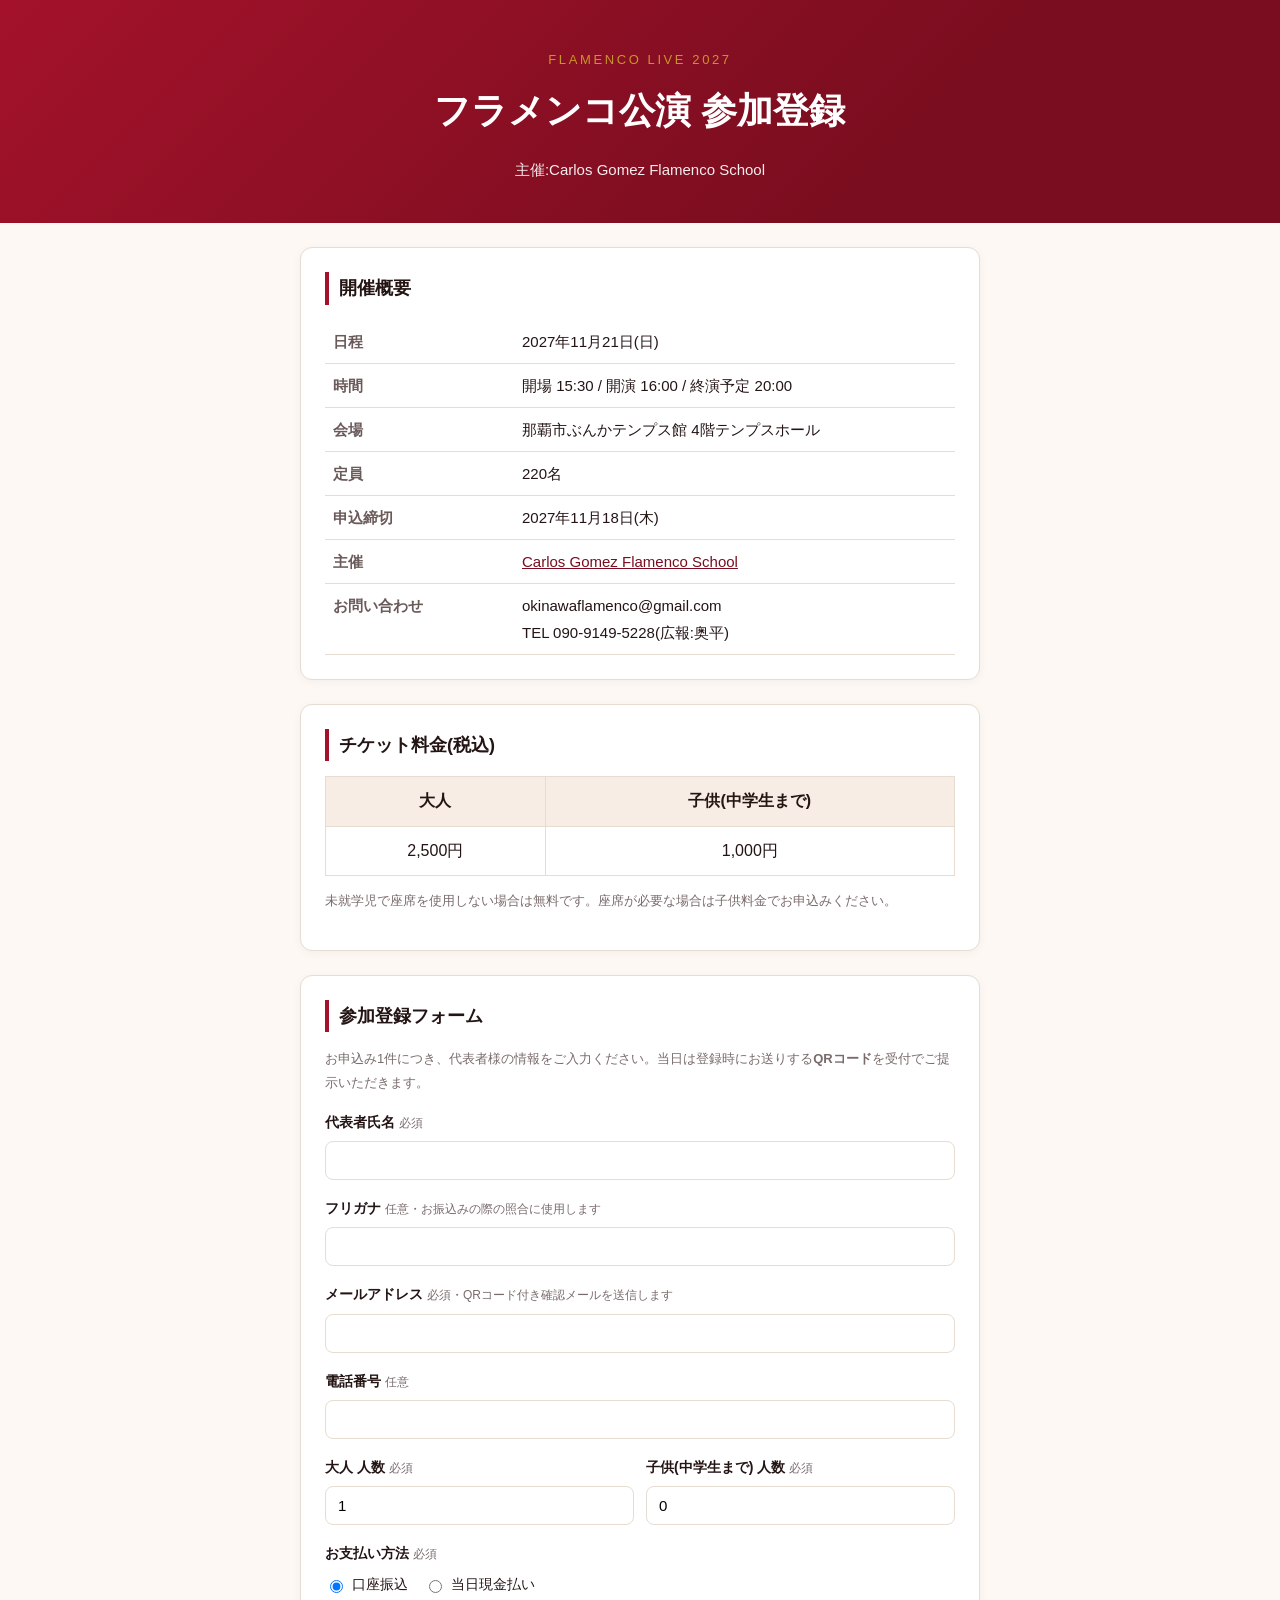
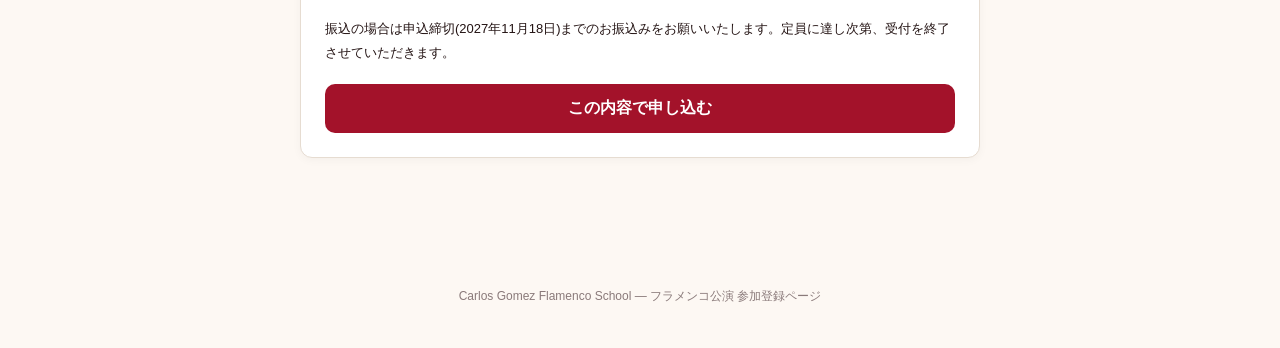
<file: index.html>
<!DOCTYPE html>
<html lang="ja">
<head>
<meta charset="UTF-8" />
<meta name="viewport" content="width=device-width, initial-scale=1" />
<title>フラメンコ公演 参加登録 | Carlos Gomez Flamenco School</title>
<meta name="description" content="沖縄県那覇市ぶんかテンプス館 4階テンプスホールにて開催するフラメンコ公演のチケット参加登録ページです。" />
<link rel="stylesheet" href="assets/style.css" />
</head>
<body>

<div class="hero">
  <div class="eyebrow">FLAMENCO LIVE 2027</div>
  <h1>フラメンコ公演 参加登録</h1>
  <div class="lead">主催:Carlos Gomez Flamenco School</div>
</div>

<div class="container">

  <div class="card">
    <h2>開催概要</h2>
    <table class="info-table">
      <tr><th>日程</th><td>2027年11月21日(日)</td></tr>
      <tr><th>時間</th><td>開場 15:30 / 開演 16:00 / 終演予定 20:00</td></tr>
      <tr><th>会場</th><td>那覇市ぶんかテンプス館 4階テンプスホール</td></tr>
      <tr><th>定員</th><td>220名<br><span id="seatsNote" class="seats-note" style="display:none"></span></td></tr>
      <tr><th>申込締切</th><td>2027年11月18日(木)</td></tr>
      <tr><th>主催</th><td><a href="https://carlosgomezflamencoshcool.jimdoweb.com/" target="_blank" rel="noopener">Carlos Gomez Flamenco School</a></td></tr>
      <tr><th>お問い合わせ</th><td>okinawaflamenco@gmail.com<br>TEL 090-9149-5228(広報:奥平)</td></tr>
    </table>
  </div>

  <div class="card">
    <h2>チケット料金(税込)</h2>
    <table class="price-table">
      <tr><th>大人</th><th>子供(中学生まで)</th></tr>
      <tr><td>2,500円</td><td>1,000円</td></tr>
    </table>
    <p style="font-size:13px;color:#7a6b6b">未就学児で座席を使用しない場合は無料です。座席が必要な場合は子供料金でお申込みください。</p>
  </div>

  <div class="card">
    <h2>参加登録フォーム</h2>
    <p style="font-size:13px;color:#7a6b6b">
      お申込み1件につき、代表者様の情報をご入力ください。当日は登録時にお送りする<b>QRコード</b>を受付でご提示いただきます。
    </p>

    <form id="regForm">
      <label>代表者氏名<span class="hint">必須</span></label>
      <input type="text" name="name" required />

      <label>フリガナ<span class="hint">任意・お振込みの際の照合に使用します</span></label>
      <input type="text" name="kana" />

      <label>メールアドレス<span class="hint">必須・QRコード付き確認メールを送信します</span></label>
      <input type="email" name="email" required />

      <label>電話番号<span class="hint">任意</span></label>
      <input type="tel" name="tel" />

      <div class="row-2">
        <div>
          <label>大人 人数<span class="hint">必須</span></label>
          <input type="number" name="adults" min="0" max="220" value="1" required />
        </div>
        <div>
          <label>子供(中学生まで) 人数<span class="hint">必須</span></label>
          <input type="number" name="children" min="0" max="220" value="0" required />
        </div>
      </div>

      <label>お支払い方法<span class="hint">必須</span></label>
      <div class="radio-group">
        <label><input type="radio" name="paymentMethod" value="transfer" checked /> 口座振込</label>
        <label><input type="radio" name="paymentMethod" value="cash" /> 当日現金払い</label>
      </div>

      <p class="checkbox-line" style="margin:20px 0 0;font-weight:400">
        振込の場合は申込締切(2027年11月18日)までのお振込みをお願いいたします。定員に達し次第、受付を終了させていただきます。
      </p>

      <button type="submit" id="submitBtn">この内容で申し込む</button>
    </form>

    <div id="resultArea"></div>
  </div>

</div>

<footer>
  Carlos Gomez Flamenco School — フラメンコ公演 参加登録ページ
</footer>

<script src="assets/config.js"></script>
<script>
  function escapeHtml(s) {
    return String(s == null ? '' : s).replace(/[&<>"']/g, function (c) {
      return { '&': '&amp;', '<': '&lt;', '>': '&gt;', '"': '&quot;', "'": '&#39;' }[c];
    });
  }

  var form = document.getElementById('regForm');
  var submitBtn = document.getElementById('submitBtn');
  var resultArea = document.getElementById('resultArea');

  form.addEventListener('submit', function (ev) {
    ev.preventDefault();
    submitBtn.disabled = true;
    submitBtn.textContent = '送信中...';
    resultArea.innerHTML = '';

    var payload = {
      action: 'register',
      name: form.name.value,
      kana: form.kana.value,
      email: form.email.value,
      tel: form.tel.value,
      adults: form.adults.value,
      children: form.children.value,
      paymentMethod: form.paymentMethod.value
    };

    fetch(GAS_URL, {
      method: 'POST',
      headers: { 'Content-Type': 'text/plain;charset=utf-8' },
      body: JSON.stringify(payload)
    })
      .then(function (r) { return r.json(); })
      .then(function (res) {
        if (res.ok) {
          form.style.display = 'none';
          resultArea.innerHTML =
            '<div class="card"><h2>お申込みありがとうございました</h2>' +
            '<p>登録番号:<b>' + escapeHtml(res.regNumber) + '</b></p>' +
            '<p>ご入力いただいたメールアドレス宛にQRコード付きの確認メールをお送りしました。届かない場合は迷惑メールフォルダもご確認ください。</p></div>';
        } else {
          resultArea.innerHTML = '<div class="card"><p class="msg-error">' + escapeHtml(res.error || '送信に失敗しました。もう一度お試しください。') + '</p></div>';
          submitBtn.disabled = false;
          submitBtn.textContent = 'この内容で申し込む';
        }
        resultArea.scrollIntoView({ behavior: 'smooth', block: 'center' });
      })
      .catch(function () {
        resultArea.innerHTML = '<div class="card"><p class="msg-error">通信エラーが発生しました。お手数ですが、時間をおいて再度お試しください。</p></div>';
        submitBtn.disabled = false;
        submitBtn.textContent = 'この内容で申し込む';
      });
  });

  // 残席数の表示(取得できない場合は非表示のまま)
  fetch(GAS_URL + '?action=stats')
    .then(function (r) { return r.json(); })
    .then(function (data) {
      if (data && data.ok) {
        var el = document.getElementById('seatsNote');
        el.textContent = '残り ' + data.remaining + ' 席(申込受付中)';
        el.style.display = 'inline-block';
      }
    })
    .catch(function () { /* 取得できなくてもフォーム送信には影響しません */ });
</script>

</body>
</html>
</file>
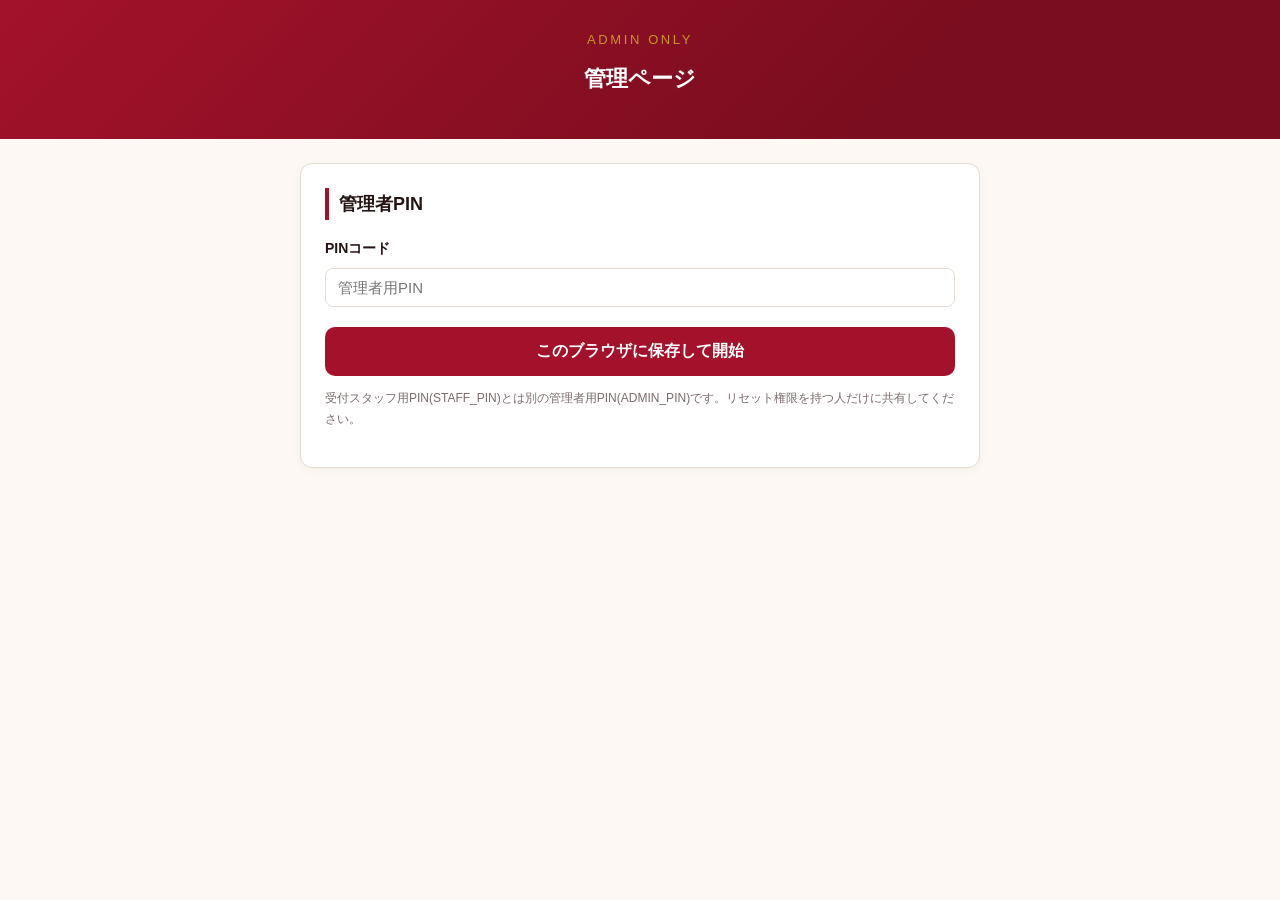
<file: admin.html>
<!DOCTYPE html>
<html lang="ja">
<head>
<meta charset="UTF-8" />
<meta name="viewport" content="width=device-width, initial-scale=1" />
<title>管理ページ | フラメンコ公演 参加登録システム</title>
<link rel="stylesheet" href="assets/style.css" />
</head>
<body>

<div class="hero" style="padding:28px 20px;">
  <div class="eyebrow">ADMIN ONLY</div>
  <h1 style="font-size:22px">管理ページ</h1>
</div>

<div class="container">

  <div class="card" id="pinCard">
    <h2>管理者PIN</h2>
    <label>PINコード</label>
    <input type="text" id="pinInput" inputmode="numeric" placeholder="管理者用PIN" />
    <button id="pinSaveBtn">このブラウザに保存して開始</button>
    <p style="font-size:12px;color:#7a6b6b">
      受付スタッフ用PIN(STAFF_PIN)とは別の管理者用PIN(ADMIN_PIN)です。リセット権限を持つ人だけに共有してください。
    </p>
    <button class="secondary" id="pinLogoutBtn" style="display:none">PINを削除してログアウト</button>
  </div>

  <div class="card" id="statsCard" style="display:none">
    <h2>現在の登録状況</h2>
    <div id="statsArea">読み込み中...</div>
    <button class="secondary" id="refreshBtn">最新の状態に更新</button>
    <p style="font-size:12px;color:#7a6b6b;margin-top:12px">
      総額・支払い済み/未払い金額・参加人数などのグラフ付き集計は、スプレッドシートの
      「集計」シートに作成されます。登録シートを直接参照する数式になっているため、
      登録シートの値を変更すると(このページを開かなくても)自動的に再計算されます。
    </p>
  </div>

  <div class="card" id="sendQrCard" style="display:none">
    <h2>QRコードの送信(紙チケット・代理登録用)</h2>
    <p style="font-size:13px;color:#7a6b6b">
      「登録」シートに直接記入した行(紙チケット販売分・電話などでの代理登録分)に対して、
      QRコード付きの確認メールをあとから送信できます。登録番号・氏名・メールアドレス・人数を
      先にスプレッドシートへ記入してから使用してください。
    </p>
    <label>登録番号</label>
    <input type="text" id="sendQrRegNumber" placeholder="例: P-0001(スプレッドシートに記入した登録番号)" />
    <button id="sendQrBtn">この登録番号にQRコードを送信</button>
  </div>

  <div class="card" id="resetCard" style="display:none">
    <h2>次イベント用にリセット</h2>
    <p style="font-size:13px;color:#7a6b6b">
      このシステムを別のイベントで再利用する場合に使います。実行すると、
    </p>
    <ul style="font-size:13px;color:#7a6b6b">
      <li>現在の登録データはすべて「archive_...」という名前の別シートに自動コピーされます(削除されません)</li>
      <li>「登録」シートはヘッダーのみの空の状態に戻ります</li>
      <li>次回の登録番号は <b>TF-0001</b> から再開されます</li>
    </ul>
    <p style="font-size:13px;color:#b00020;font-weight:600">
      この操作は取り消せません。次のイベントの準備が整うまでは実行しないでください。
    </p>

    <label>アーカイブ名に付けるラベル(任意・例:flamenco2027)</label>
    <input type="text" id="archiveLabel" placeholder="例: flamenco2027" />

    <button id="resetBtn" style="background:#b00020">登録データをリセットする</button>
  </div>

  <div id="resultArea"></div>

</div>

<script src="assets/config.js"></script>
<script>
(function () {
  var pinCard = document.getElementById('pinCard');
  var statsCard = document.getElementById('statsCard');
  var sendQrCard = document.getElementById('sendQrCard');
  var resetCard = document.getElementById('resetCard');
  var pinInput = document.getElementById('pinInput');

  function showAdminCards() {
    statsCard.style.display = 'block';
    sendQrCard.style.display = 'block';
    resetCard.style.display = 'block';
    document.getElementById('pinLogoutBtn').style.display = 'block';
  }

  function getPin() {
    try { return localStorage.getItem('flamenco_admin_pin') || ''; } catch (e) { return ''; }
  }
  function setPin(v) {
    try { localStorage.setItem('flamenco_admin_pin', v); } catch (e) { /* noop */ }
  }
  function clearPin() {
    try { localStorage.removeItem('flamenco_admin_pin'); } catch (e) { /* noop */ }
  }

  function callApi(payload) {
    payload.pin = getPin();
    return fetch(GAS_URL, {
      method: 'POST',
      headers: { 'Content-Type': 'text/plain;charset=utf-8' },
      body: JSON.stringify(payload)
    }).then(function (r) { return r.json(); });
  }

  function escapeHtml(s) {
    return String(s == null ? '' : s).replace(/[&<>"']/g, function (c) {
      return { '&': '&amp;', '<': '&lt;', '>': '&gt;', '"': '&quot;', "'": '&#39;' }[c];
    });
  }

  function loadStats() {
    document.getElementById('statsArea').textContent = '読み込み中...';
    callApi({ action: 'adminStats' }).then(function (res) {
      if (!res.ok) {
        document.getElementById('statsArea').innerHTML = '<p class="msg-error">' + escapeHtml(res.error) + '</p>';
        return;
      }
      document.getElementById('statsArea').innerHTML =
        '<table class="info-table">' +
        '<tr><th>登録件数</th><td>' + res.registrationCount + ' 件</td></tr>' +
        '<tr><th>登録済み人数</th><td>' + res.registeredSeats + ' 名 / 定員 ' + res.capacity + ' 名</td></tr>' +
        '<tr><th>残席</th><td>' + res.remaining + ' 席</td></tr>' +
        '</table>';
    });
  }

  document.getElementById('pinSaveBtn').addEventListener('click', function () {
    var v = pinInput.value.trim();
    if (!v) return;
    setPin(v);
    showAdminCards();
    loadStats();
  });

  document.getElementById('pinLogoutBtn').addEventListener('click', function () {
    clearPin();
    location.reload();
  });

  document.getElementById('refreshBtn').addEventListener('click', loadStats);

  document.getElementById('sendQrBtn').addEventListener('click', function () {
    var regNumber = document.getElementById('sendQrRegNumber').value.trim();
    if (!regNumber) { alert('登録番号を入力してください。'); return; }

    var btn = document.getElementById('sendQrBtn');
    btn.disabled = true;
    btn.textContent = '送信中...';

    callApi({ action: 'sendQr', regNumber: regNumber }).then(function (res) {
      btn.disabled = false;
      btn.textContent = 'この登録番号にQRコードを送信';
      var area = document.getElementById('resultArea');
      if (!res.ok) {
        area.innerHTML = '<div class="card"><p class="msg-error">' + escapeHtml(res.error) + '</p></div>';
        return;
      }
      area.innerHTML = '<div class="card"><p class="msg-ok">' +
        escapeHtml(regNumber) + ' 宛のQRコード付き確認メールを ' + escapeHtml(res.email) + ' に送信しました。</p></div>';
    });
  });

  document.getElementById('resetBtn').addEventListener('click', function () {
    callApi({ action: 'adminStats' }).then(function (stats) {
      if (!stats.ok) { alert(stats.error); return; }

      var step1 = confirm(
        '現在 ' + stats.registrationCount + ' 件の登録データがあります。\n' +
        'これをアーカイブしたうえで、登録データを空にして次回イベント用(TF-0001から)にリセットします。\n\n' +
        '本当によろしいですか?'
      );
      if (!step1) return;

      var typed = prompt('最終確認です。実行するには半角大文字で「RESET」と入力してください。');
      if (typed !== 'RESET') {
        alert('入力が一致しなかったため、リセットは中止しました。');
        return;
      }

      var label = document.getElementById('archiveLabel').value.trim();
      callApi({ action: 'reset', eventLabel: label }).then(function (res) {
        var area = document.getElementById('resultArea');
        if (!res.ok) {
          area.innerHTML = '<div class="card"><p class="msg-error">' + escapeHtml(res.error) + '</p></div>';
          return;
        }
        area.innerHTML = '<div class="card"><p class="msg-ok">リセットが完了しました。' +
          (res.archivedCount > 0
            ? '(' + res.archivedCount + ' 件を「' + escapeHtml(res.archiveName) + '」シートにアーカイブしました)'
            : '(アーカイブ対象のデータはありませんでした)') +
          '<br>次回の登録は TF-0001 から開始されます。</p></div>';
        loadStats();
      });
    });
  });

  if (getPin()) {
    pinInput.value = getPin();
    showAdminCards();
    loadStats();
  }
})();
</script>

</body>
</html>
</file>
<file: assets/style.css>
:root {
  --color-bg: #fdf8f3;
  --color-ink: #241414;
  --color-primary: #a3122a;
  --color-primary-dark: #7a0d1f;
  --color-gold: #c8952a;
  --color-line: #e6dcd1;
  --color-card: #ffffff;
  --color-error: #b00020;
  --color-ok: #2e7d32;
  font-family: "Hiragino Sans", "Yu Gothic", "Noto Sans JP", sans-serif;
}

* { box-sizing: border-box; }

body {
  margin: 0;
  background: var(--color-bg);
  color: var(--color-ink);
  line-height: 1.8;
}

a { color: var(--color-primary-dark); }

.hero {
  background: linear-gradient(135deg, var(--color-primary) 0%, var(--color-primary-dark) 70%);
  color: #fff;
  padding: 48px 20px 40px;
  text-align: center;
}

.hero .eyebrow {
  letter-spacing: 0.2em;
  font-size: 13px;
  color: var(--color-gold);
  margin-bottom: 8px;
}

.hero h1 {
  margin: 0 0 12px;
  font-size: clamp(24px, 5vw, 36px);
}

.hero .lead {
  font-size: 15px;
  opacity: 0.92;
}

.container {
  max-width: 720px;
  margin: 0 auto;
  padding: 24px 20px 80px;
}

.card {
  background: var(--color-card);
  border: 1px solid var(--color-line);
  border-radius: 12px;
  padding: 24px;
  margin-bottom: 24px;
  box-shadow: 0 2px 10px rgba(36, 20, 20, 0.04);
}

.card h2 {
  margin-top: 0;
  font-size: 18px;
  border-left: 4px solid var(--color-primary);
  padding-left: 10px;
}

.info-table {
  width: 100%;
  border-collapse: collapse;
  font-size: 15px;
}

.info-table th, .info-table td {
  text-align: left;
  padding: 8px 8px;
  border-bottom: 1px solid var(--color-line);
  vertical-align: top;
}

.info-table th {
  width: 30%;
  color: #6b5a5a;
  font-weight: 600;
  white-space: nowrap;
}

.price-table {
  width: 100%;
  border-collapse: collapse;
  margin: 12px 0;
}

.price-table th, .price-table td {
  border: 1px solid var(--color-line);
  padding: 10px;
  text-align: center;
}

.price-table th {
  background: #f7ede5;
}

.seats-note {
  display: inline-block;
  margin-top: 8px;
  font-size: 14px;
  padding: 6px 12px;
  border-radius: 999px;
  background: #f7ede5;
  color: var(--color-primary-dark);
}

label {
  display: block;
  font-weight: 600;
  margin: 16px 0 6px;
  font-size: 14px;
}

.hint {
  font-weight: 400;
  color: #7a6b6b;
  font-size: 12px;
  margin-left: 4px;
}

input[type="text"],
input[type="email"],
input[type="tel"],
input[type="number"],
select {
  width: 100%;
  padding: 10px 12px;
  border: 1px solid var(--color-line);
  border-radius: 8px;
  font-size: 15px;
  background: #fff;
}

.row-2 {
  display: grid;
  grid-template-columns: 1fr 1fr;
  gap: 12px;
}

.radio-group {
  display: flex;
  gap: 16px;
  flex-wrap: wrap;
}

.radio-group label {
  display: flex;
  align-items: center;
  gap: 6px;
  font-weight: 500;
  margin: 0;
}

.radio-group input { width: auto; }

.checkbox-line {
  display: flex;
  align-items: flex-start;
  gap: 8px;
  margin-top: 20px;
  font-weight: 400;
  font-size: 13px;
}

.checkbox-line input { width: auto; margin-top: 3px; }

button, .btn {
  appearance: none;
  border: none;
  cursor: pointer;
  background: var(--color-primary);
  color: #fff;
  font-size: 16px;
  font-weight: 700;
  padding: 14px 20px;
  border-radius: 10px;
  width: 100%;
  margin-top: 20px;
}

button:hover, .btn:hover { background: var(--color-primary-dark); }

button.secondary {
  background: #efe4da;
  color: var(--color-ink);
  font-weight: 600;
}
button.secondary:hover { background: #e3d3c4; }

footer {
  text-align: center;
  font-size: 12px;
  color: #8a7a7a;
  padding: 24px 20px 40px;
}

/* checkin page */
#reader {
  width: 100%;
  border-radius: 12px;
  overflow: hidden;
}

.result-card {
  border: 2px solid var(--color-line);
  border-radius: 12px;
  padding: 16px;
  margin-top: 16px;
}

.status-pill {
  display: inline-block;
  padding: 3px 10px;
  border-radius: 999px;
  font-size: 12px;
  font-weight: 700;
}
.status-pill.paid { background: #e3f3e5; color: var(--color-ok); }
.status-pill.unpaid { background: #fbe7ea; color: var(--color-error); }
.status-pill.done { background: #e3f3e5; color: var(--color-ok); }
.status-pill.pending { background: #f1e9dd; color: #8a6b2a; }

.msg-error { color: var(--color-error); font-weight: 600; }
.msg-ok { color: var(--color-ok); font-weight: 600; }

table.list-table {
  width: 100%;
  border-collapse: collapse;
  font-size: 13px;
}
table.list-table th, table.list-table td {
  border: 1px solid var(--color-line);
  padding: 6px;
  text-align: center;
}
table.list-table th { background: #f7ede5; position: sticky; top: 0; }
.table-scroll { max-height: 420px; overflow-y: auto; }
</file>
